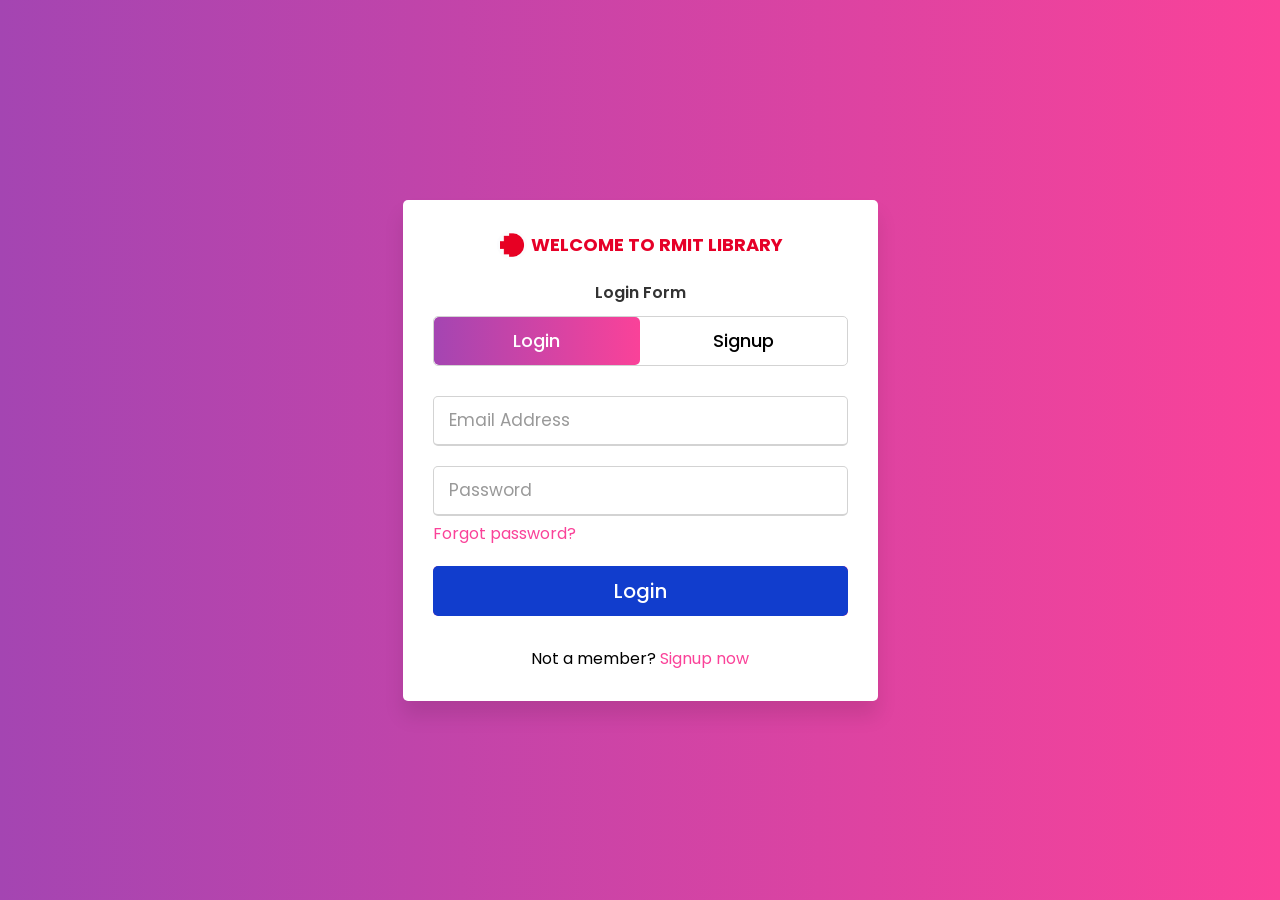
<file: templates/index.html>
<!DOCTYPE html>
<html lang="en" dir="ltr">
<head>
  <meta charset="utf-8">
  <title>Login & Signup Form</title>
  <link rel="stylesheet" href="../static/style.css">
  <link href="../static/images/favicon.png" rel="icon" type="image/x-icon"/>
  <meta name="viewport" content="width=device-width, initial-scale=1.0">
</head>
<body>
  <div class="wrapper">
    <h1 class="site-h1">
      <img src="../static/images/logo.png" width="30">
      WELCOME TO RMIT LIBRARY</h1>
    <div class="title-text">
      <div class="title login">Login Form</div>
      <div class="title signup">Signup Form</div>
    </div>
    <div class="form-container">
      <div class="slide-controls">
        <input type="radio" name="slide" id="login" checked>
        <input type="radio" name="slide" id="signup">
        <label for="login" class="slide login">Login</label>
        <label for="signup" class="slide signup">Signup</label>
        <div class="slider-tab"></div>
      </div>
      <div class="form-inner">
        <form id="loginForm" class="login" method="post" action="/login">
          <div class="field">
            <input type="text" id="loginEmail" name="email" placeholder="Email Address" required>
            <span class="error-message" id="loginEmailError"></span>
          </div>
          <div class="field">
            <input type="password" id="loginPassword" name="password" placeholder="Password" required>
            <span class="error-message" id="loginPasswordError"></span>
          </div>
          <div class="pass-link"><a href="#" id="forgotPasswordLink">Forgot password?</a></div>
          <div class="field btn">
            <div class="btn-layer"></div>
            <input type="submit" value="Login">
          </div>
          <div class="signup-link">Not a member? <a href="#">Signup now</a></div>
        </form>
        <div id="loginSuccess" class="success-message"></div>
        <form id="signupForm" class="signup" method="post" action="/signup">
          <div class="field">
            <input type="text" id="signupEmail" name="email" placeholder="Email Address" required>
            <span class="error-message" id="signupEmailError"></span>
          </div>
          <div class="field">
            <input type="password" id="signupPassword" name="password" placeholder="Password" required>
            <span class="error-message" id="signupPasswordError"></span>
            <div id="password-strength">
              <div id="password-strength-wrap">
                <div id="password-strength-bar"></div>
                <div id="password-strength-feedback"></div>
              </div>
            </div>
          </div>
          <div class="field">
            <input type="password" id="signupConfirmPassword" name="confirm_password" placeholder="Confirm password" required>
            <span class="error-message" id="signupConfirmPasswordError"></span>
          </div>
          <div class="field btn">
            <div class="btn-layer"></div>
            <input type="submit" value="Signup">
          </div>
        </form>
      </div>
    </div>
  </div>
  <div class="forgot-password-modal" id="forgotPasswordModal">
    <div class="modal-content">
      <span class="close-button" id="closeForgotPasswordModal">&times;</span>
      <h2>Forgot Password</h2>
      <form id="forgotPasswordForm" method="post" action="/forgot-password">
        <div class="field">
          <input type="email" id="forgotPasswordEmail" name="email" placeholder="Enter your email" required>
        </div>
        <div class="forgot-password-success" id="forgotPasswordSuccess"></div>
        <div class="forgot-password-error" id="forgotPasswordError"></div>
        <div class="field btn">
          <div class="btn-layer"></div>
          <input type="submit" value="Submit">
        </div>
      </form>
    </div>
  </div>
  <div class="otp-modal" id="otpModal">
    <div class="modal-content">
      <span class="close-button" id="closeOtpModal">&times;</span>
      <h2>Enter OTP</h2>
      <form id="otpForm" method="post" action="/verify-otp">
        <div class="field">
          <input type="text" id="otpInput" name="otp" placeholder="Enter 6-digit OTP" required>
        </div>
        <div class="otp-error" id="otpError"></div>
        <div class="field btn">
          <div class="btn-layer"></div>
          <input type="submit" value="Verify OTP">
        </div>
        <div class="resend-otp">
          <button type="button" id="resendOtpButton">Resend OTP</button>
        </div>
      </form>
    </div>
  </div>
  <script src="../static/script.js"></script>
</body>
</html>
</file>
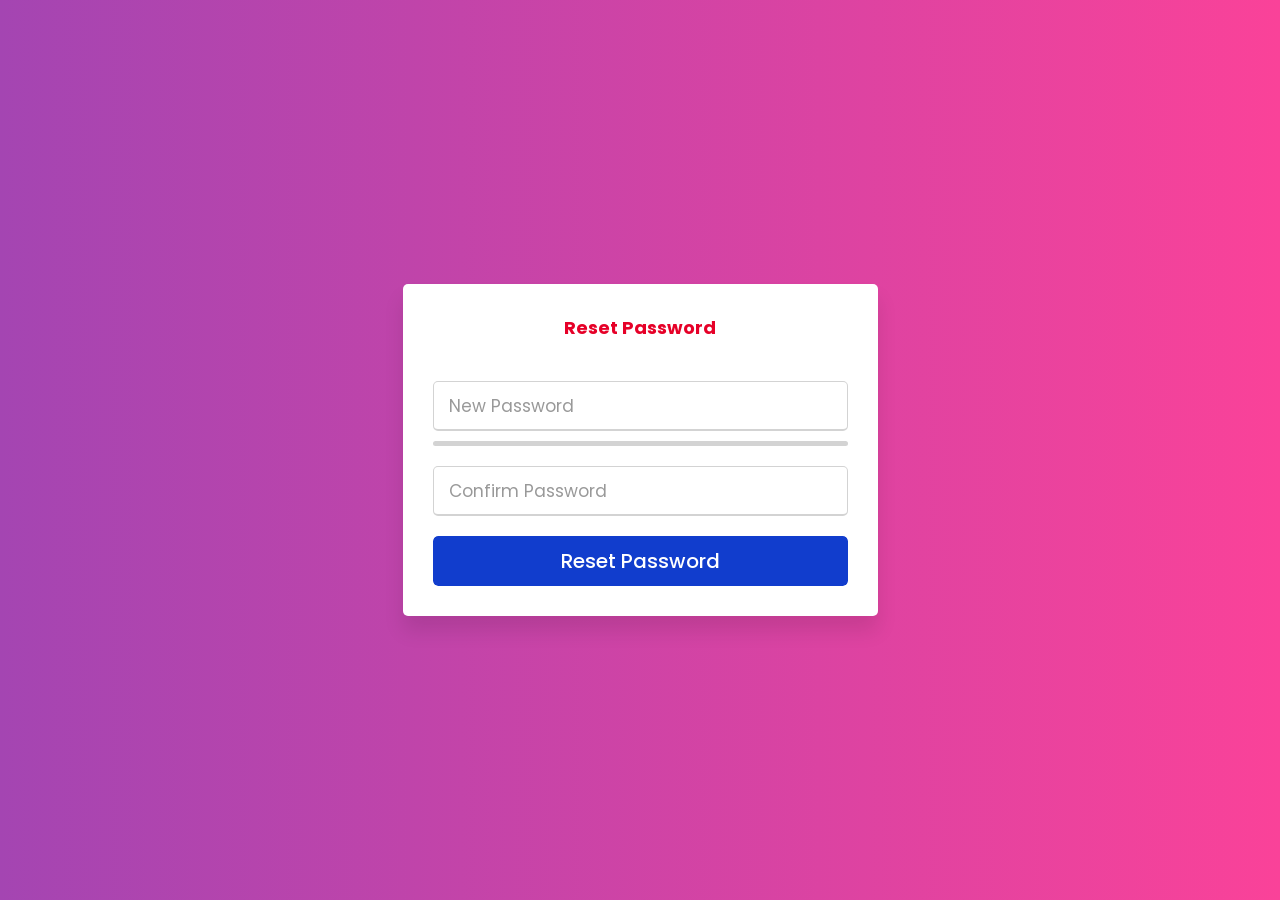
<file: templates/reset_password.html>
<!DOCTYPE html>
<html lang="en" dir="ltr">
<head>
  <meta charset="utf-8">
  <title>Reset Password</title>
  <link rel="stylesheet" href="../static/style.css">
  <link href="../static/images/favicon.png" rel="icon" type="image/x-icon"/>
  <meta name="viewport" content="width=device-width, initial-scale=1.0">
</head>
<body>
  <div class="wrapper">
    <h1 class="site-h1">Reset Password</h1>
    <div class="form-container">
      <div class="form-inner">
        <form id="resetPasswordForm" method="post" action="/reset-password">
          <input type="hidden" id="token" name="token" value="{{ token }}">
          <div class="field">
            <input type="password" id="newPassword" name="new_password" placeholder="New Password" required>
            <div id="password-strength">
              <div id="password-strength-wrap">
                <div id="password-strength-bar"></div>
                <div id="password-strength-feedback"></div>
              </div>
            </div>
          </div>
          <div class="field">
            <input type="password" id="confirmPassword" name="confirm_password" placeholder="Confirm Password" required>
            <span class="error-message" id="confirmPasswordError"></span>
          </div>
          <div class="field btn">
            <input type="submit" value="Reset Password">
          </div>
        </form>
        <div id="resetPasswordSuccess" class="success-message"></div>
      </div>
    </div>
  </div>
  <script src="../static/script.js"></script>
</body>
</html>
</file>
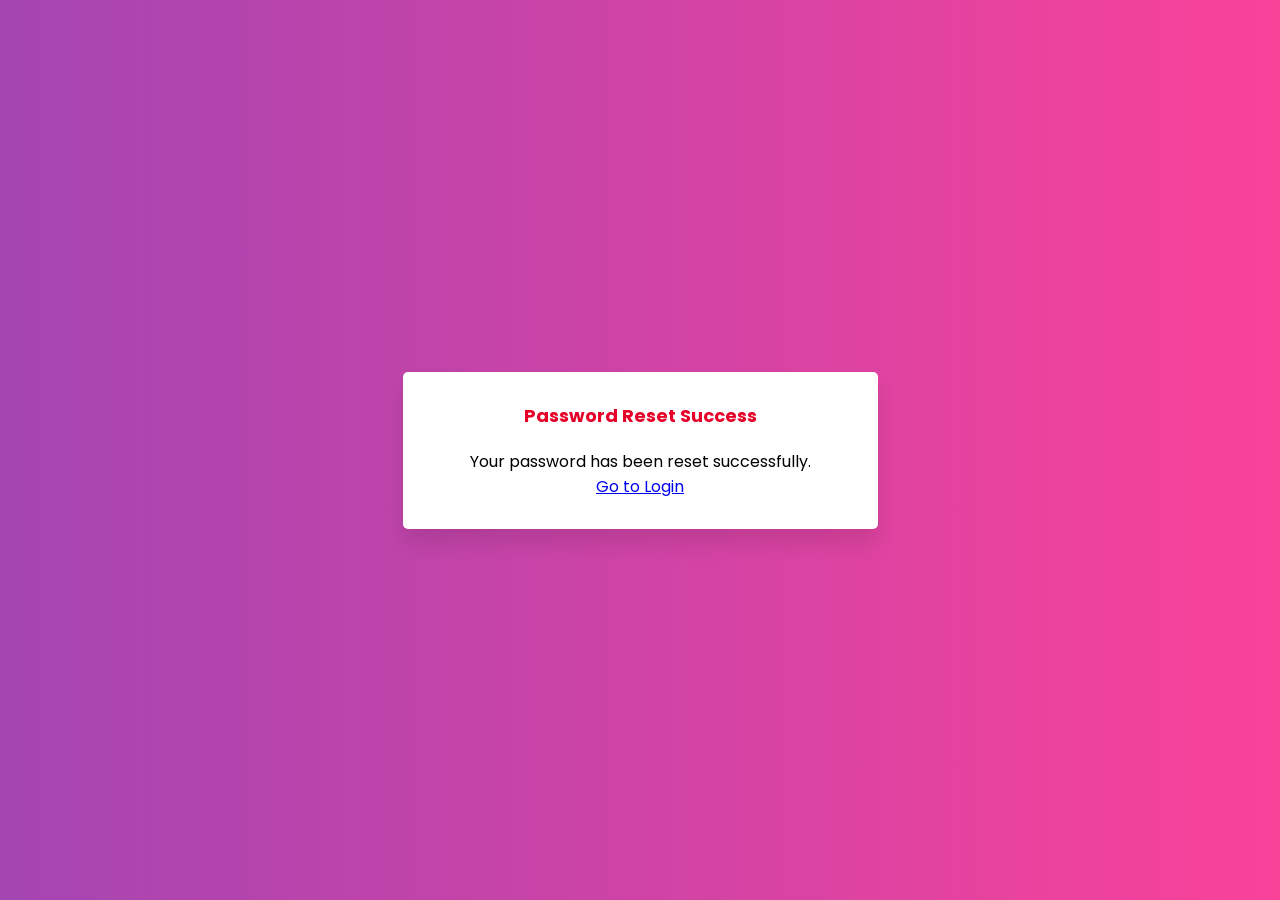
<file: templates/reset_password_success.html>
<!DOCTYPE html>
<html lang="en">
<head>
    <meta charset="UTF-8">
    <title>Password Reset Success</title>
    <link rel="stylesheet" href="../static/style.css">
</head>
<body>
    <div class="wrapper">
        <h1 class="site-h1">Password Reset Success</h1>
        <div class="form-container">
            <div class="form-inner pass-success">
                <p>Your password has been reset successfully.</p>
                <a href="/">Go to Login</a>
            </div>
        </div>
    </div>
</body>
</html>
</file>
<file: static/style.css>
@import url('https://fonts.googleapis.com/css?family=Poppins:400,500,600,700&display=swap');
* {
  margin: 0;
  padding: 0;
  box-sizing: border-box;
  font-family: 'Poppins', sans-serif;
}
html, body {
  display: grid;
  height: 100%;
  width: 100%;
  place-items: center;
  background: -webkit-linear-gradient(left, #a445b2, #fa4299);
}
::selection {
  background: #fa4299;
  color: #fff;
}
.site-h1 {
  display: flex;
  gap: 4px;
  align-items: center;
  padding-bottom: 20px;
  justify-content: center;
  color: #e60028;
  font-size: 18px;
}
.wrapper {
  overflow: hidden;
  width: 475px;
  max-width: 90%;
  background: #fff;
  padding: 30px;
  border-radius: 5px;
  box-shadow: 0px 15px 20px rgba(0, 0, 0, 0.1);
}
.download-wrapper {
  width: 100%;
  max-width: 100%;
}
.wrapper .title-text {
  display: flex;
  width: 200%;
  height: 36px;
}
.wrapper .title {
  width: 50%;
  font-size: 16px;
  font-weight: 600;
  text-align: center;
  color: rgba(0, 0, 0, 0.8);
  transition: all 0.6s cubic-bezier(0.68, -0.55, 0.265, 1.55);
}
.wrapper .slide-controls {
  position: relative;
  display: flex;
  height: 50px;
  width: 100%;
  overflow: hidden;
  margin: 0 0 10px 0;
  justify-content: space-between;
  border: 1px solid lightgrey;
  border-radius: 5px;
}
.slide-controls .slide {
  height: 100%;
  width: 100%;
  color: #fff;
  font-size: 18px;
  font-weight: 500;
  text-align: center;
  line-height: 48px;
  cursor: pointer;
  z-index: 1;
  transition: all 0.6s ease;
}
.slide-controls label.signup {
  color: #000;
}
.slide-controls .slider-tab {
  position: absolute;
  height: 100%;
  width: 50%;
  left: 0;
  z-index: 0;
  border-radius: 5px;
  background: -webkit-linear-gradient(left, #a445b2, #fa4299);
  transition: all 0.6s cubic-bezier(0.68, -0.55, 0.265, 1.55);
}
input[type="radio"] {
  display: none;
}
#signup:checked ~ .slider-tab {
  left: 50%;
}
#signup:checked ~ label.signup {
  color: #fff;
  cursor: default;
  user-select: none;
}
#signup:checked ~ label.login {
  color: #000;
}
#login:checked ~ label.signup {
  color: #000;
}
#login:checked ~ label.login {
  cursor: default;
  user-select: none;
}
.wrapper .form-container {
  width: 100%;
  overflow: hidden;
}
.form-container .form-inner {
  display: flex;
  width: 200%;
}
.form-container .form-inner form {
  width: 50%;
  transition: all 0.6s cubic-bezier(0.68, -0.55, 0.265, 1.55);
}
.form-inner form .field {
  min-height: 50px;
  width: 100%;
  margin-top: 20px;
}
.form-inner form .field input {
  height: 100%;
  min-height: 50px;
  width: 100%;
  outline: none;
  padding-left: 15px;
  border-radius: 5px;
  border: 1px solid lightgrey;
  border-bottom-width: 2px;
  font-size: 17px;
  transition: all 0.3s ease;
}
@media (max-width: 768px) {
  .wrapper {
    width: 90%;
    padding: 20px;
  }

  .form-inner form .field input {
    font-size: 15px;
  }
}
.form-inner form .field input:focus {
  border-color: #fc83bb;
}
.form-inner form .field input::placeholder {
  color: #999;
  transition: all 0.3s ease;
}
form .field input:focus::placeholder {
  color: #b3b3b3;
}
.form-inner form .pass-link {
  margin-top: 5px;
}
.form-inner form .signup-link {
  text-align: center;
  margin-top: 30px;
}
.form-inner form .pass-link a,
.form-inner form .signup-link a {
  color: #fa4299;
  text-decoration: none;
}
.form-inner form .pass-link a:hover,
.form-inner form .signup-link a:hover {
  text-decoration: underline;
}
form .btn {
  height: 50px;
  width: 100%;
  border-radius: 5px;
  position: relative;
  overflow: hidden;
}
form .btn .btn-layer {
  height: 100%;
  width: 300%;
  position: absolute;
  left: -100%;
  background: -webkit-linear-gradient(right, #a445b2, #fa4299, #a445b2, #fa4299);
  border-radius: 5px;
  transition: all 0.4s ease;
}
form .btn:hover .btn-layer {
  left: 0;
}
form .btn input[type="submit"] {
  height: 100%;
  width: 100%;
  z-index: 1;
  position: relative;
  background: #113dcd;
  border: none;
  color: #fff;
  padding-left: 0;
  border-radius: 5px;
  font-size: 20px;
  font-weight: 500;
  cursor: pointer;
}
#password-strength {
  margin-top: 10px;
  height: 5px;
  width: 100%;
  background: lightgrey;
  border-radius: 5px;
}
#password-strength-wrap {
  height: 100%;
  width: 0;
  background: red;
  border-radius: 5px;
  transition: width 0.5s ease;
}
#password-strength-feedback {
  font-size: 12px;
  height: 100%;
  font-weight: bold;
  padding-top: 4px;
}
.weak {
  background: red !important;
  color: red !important;
}
.medium {
  background: orange !important;
  color: orange !important;
}
.strong {
  background: green !important;
  color: green !important;
}
.error-message {
  color: red;
  font-size: 12px;
  margin-top: 5px;
  display: block;
}
.success-message {
  color: green;
  font-size: 12px;
  margin-top: 5px;
  display: block;
}
/* Modal styles for forgot password */
.forgot-password-modal, .otp-modal {
  display: none;
  position: fixed;
  z-index: 1;
  left: 0;
  top: 0;
  width: 100%;
  height: 100%;
  overflow: auto;
  background-color: rgb(0,0,0);
  background-color: rgba(0,0,0,0.4);
  padding-top: 60px;
}

.modal-content {
  background-color: #fefefe;
  margin: 5% auto;
  padding: 20px;
  border: 1px solid #888;
  width: 80%;
  max-width: 500px;
  position: relative;
}

.close-button {
  color: #aaa;
  float: right;
  font-size: 28px;
  font-weight: bold;
}

.close-button:hover,
.close-button:focus {
  color: black;
  text-decoration: none;
  cursor: pointer;
}

.forgot-password-modal h2 {
  margin-bottom: 20px;
  text-align: center;
}

.forgot-password-modal .field {
  margin-bottom: 8px;
}

.forgot-password-modal .field input {
  width: 100%;
  padding: 10px;
  font-size: 16px;
}

.forgot-password-modal .field.btn {
  margin-top: 20px;
  position: relative;
}

.forgot-password-modal .field.btn input[type="submit"] {
  width: 100%;
  height: 50px;
  border: none;
  background: #113dcd;
  color: #fff;
  font-size: 18px;
  cursor: pointer;
  z-index: 1;
  position: relative;
}

.forgot-password-modal .field.btn:hover .btn-layer {
  width: 100%;
}

.forgot-password-modal .forgot-password-success,
.forgot-password-modal .forgot-password-error {
  text-align: left;
  margin-top: 10px;
  font-size: 12px;
}

.forgot-password-modal .forgot-password-success {
  color: green;
}

.forgot-password-modal .forgot-password-error {
  color: red;
}
/* Home */
.book-wrap {
  display: flex;
  justify-content: flex-start;
  gap: 32px;
  flex-wrap: wrap;
}
.card {
  box-shadow: 0 4px 8px 0 rgba(0,0,0,0.2);
  transition: 0.3s;
  border-radius: 16px;
  overflow: hidden;
  cursor: pointer;
  width: 100%;
  max-width: 300px;
}
.author {
  color: rgba(0, 0, 0, 0.5);
  font-size: 14px;
  margin-bottom: 4px;
}
.description {
  font-size: 14px;
  overflow: hidden;
  text-overflow: ellipsis;
  display: -webkit-box;
  -webkit-line-clamp: 2;
  line-clamp: 2;
  -webkit-box-orient: vertical;
}
.card:hover {
  box-shadow: 0 8px 16px 0 rgba(0,0,0,0.2);
}

.card-container {
  padding: 8px 16px 20px;
}
.card-container h4 {
  margin-bottom: 6px;
}
.book-heading {
  font-size: 16px;
  font-weight: bold;
  margin-bottom: 12px;
  margin-top: 20px;
}
.popup-wrapper {
  position: fixed;
  z-index: 1;
  left: 0;
  top: 0;
  width: 100%;
  height: 100%;
  overflow: auto;
  background-color: rgba(0, 0, 0, 0.4);
  padding: 60px 0;
  display: flex;
  align-items: center;
}
.white-popup {
  position: relative;
  background: #FFF;
  padding: 32px;
  width: 700px;
  max-width: 90%;
  margin: 20px auto;
  box-shadow: 0 5px 15px rgba(0, 0, 0, 0.3);
  border-radius: 5px;
  text-align: center;
}

.white-popup .team-member-name,
.white-popup .team-member-job-title {
  margin: 0;
}

.team-member-job-title {
  font-size: 16px;
  font-weight: 400;
  color: rgba(0, 0, 0, 0.5);
}

.white-popup .team-member-social:hover {
  opacity: 0.8;
}
.close-popup {
  position: absolute;
  right: 20px;
  top: 8px;
  font-size: 30px;
  cursor: pointer;
}
.white-popup .team-img-cont {
  display: flex;
  margin: 20px 0;
  gap: 16px;
  text-align: left;
  border-top: 1px solid #ddd;
  padding-top: 20px;
  flex-direction: column;
  align-items: center;
  justify-content: center;
}
@media (min-width: 768px) {
  .white-popup .team-img-cont {
    align-items: flex-start;
    flex-direction: row;
  }
}
.white-popup .team-img-cont img {
  max-width: 100%;
  height: 144px;
  width: auto;
  border-radius: 8px;
}

.white-popup .team-member-description {
  flex: 1;
}

.white-popup .download-btn {
  display: block;
  margin: 0 auto;
  padding: 14px 20px;
  background-color: #4CAF50;
  color: #FFF;
  border: none;
  border-radius: 5px;
  text-transform: uppercase;
  cursor: pointer;
  width: 100%;
  font-weight: bold;
  font-size: 16px;
}

.white-popup .download-btn:hover {
  background-color: #3E8E41;
}
/* Search */
.search-wrap {
  position: relative;
  margin-top: 20px;
}
#myInput {
  background-image: url('https://www.w3schools.com/css/searchicon.png');
  background-position: 12px 14px;
  background-size: 20px;
  background-repeat: no-repeat;
  width: 100%;
  font-size: 16px;
  padding: 12px 20px 12px 40px;
  border: 1px solid #ddd;
  margin-bottom: 12px;
  border-radius: 32px;
  background-color: #fafafa;
}
.close-search {
  position: absolute;
  right: 32px;
  top: 12px;
  font-size: 18px;
  font-weight: bold;
  color: rgba(0, 0, 0, 0.4);
  cursor: pointer;
}
#myUL {
  list-style-type: none;
  padding: 0;
  margin: 0;
  position: absolute;
  width: 100%;
}

#myUL li a {
  border: 1px solid #ddd;
  margin-top: -1px; /* Prevent double borders */
  background-color: #f6f6f6;
  padding: 8px;
  font-size: 14px;
  text-decoration: none;
  color: black;
  display: block
}

#myUL li a:hover:not(.header) {
  background-color: #eee;
}
body.home {
  background: #fff;
  min-height: 100vh;
  justify-content: center;
  align-items: flex-start;
}
.home .wrapper {
  box-shadow: none;
}
.list-users {
  font-weight: bold;
}
.user-list-ul {
  list-style: decimal;
  max-height: 188px;
  overflow: scroll;
  margin-top: 10px;
  padding-left: 30px;
  font-size: 14px;
}
.user-list-ul li {
  margin-bottom: 6px;
}
.accordion {
  background-color: #eee;
  color: #444;
  cursor: pointer;
  padding: 18px;
  border: none;
  text-align: left;
  outline: none;
  font-size: 15px;
  transition: 0.4s;
  font-weight: bold;
  width: auto;
  border-radius: 50px;
}

.active, .accordion:hover {
  background-color: #ccc; 
}

.panel {
  padding: 0 18px;
  display: none;
  background-color: white;
  overflow: hidden;
}
#logoutButton {
  font-size: 16px;
  font-weight: bold;
  background: #fff;
  border-radius: 16px;
  border: 2px solid #ddd;
  padding: 8px 36px;
  cursor: pointer;
}
#logoutButton:hover {
  background: #ddd;
  transition: all 0.3s;
}
.details {
  display: flex;
  align-items: center;
  justify-content: space-between;
}
#otpInput {
  width: 100%;
  margin-bottom: 20px;
  border: 1px solid #ccc;
  border-radius: 4px;
  padding: 8px;
}
#resendOtpButton {
  margin-top: 12px;
  background: none;
  border: none;
  cursor: pointer;
  font-size: 14px;
  text-decoration: underline;
  color: #113dcd;
  pointer-events: none;
}
.user-email {
  font-weight: 600;
  color: red;
}
.otp-error {
  font-size: 12px;
  color: red;
  margin-top: -16px;
  padding-bottom: 12px;
}
.pass-success {
  flex-direction: column;
  align-items: center;
  width: 100% !important;
}
</file>
